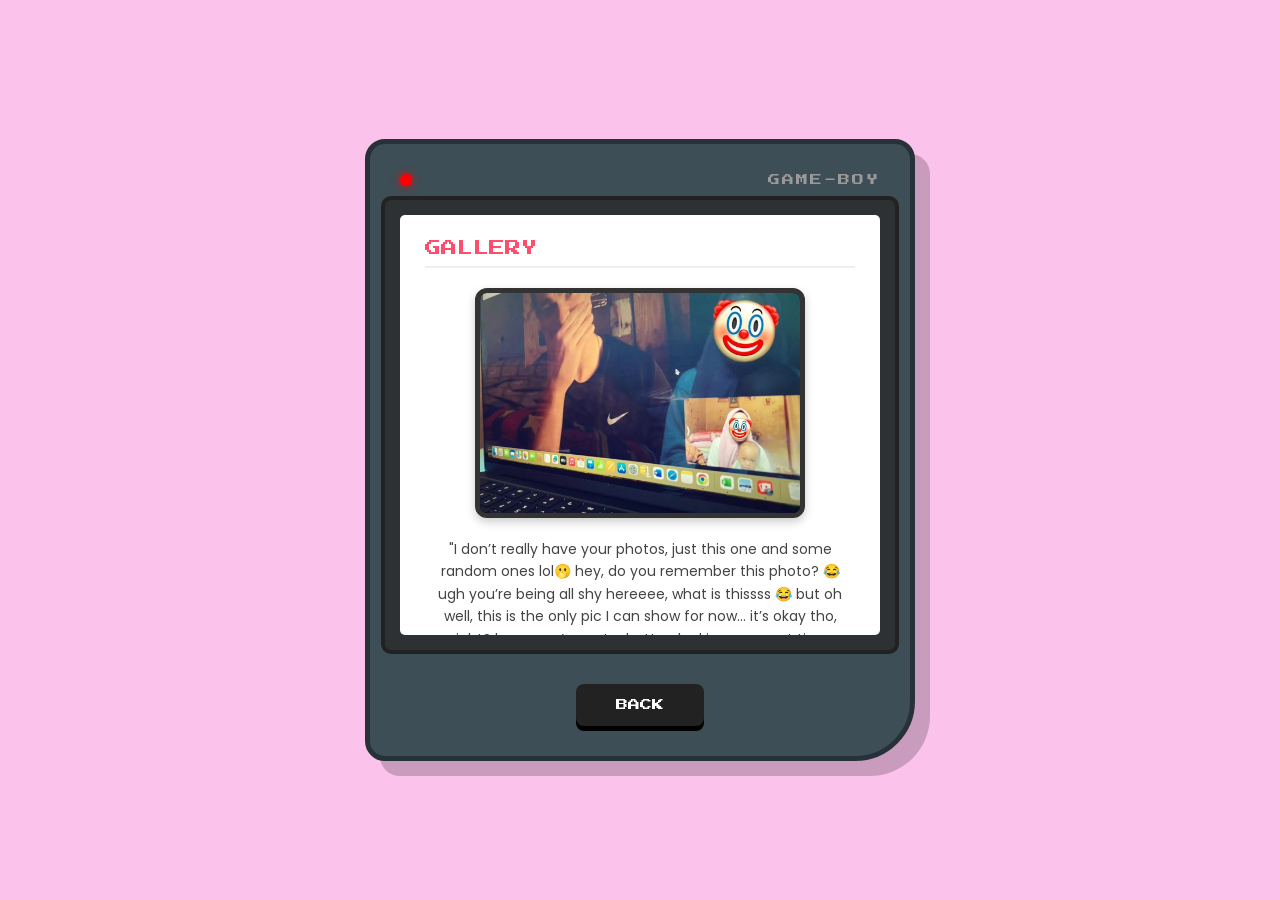
<file: gallery.html>
<!DOCTYPE html>
<html lang="en">
<head>
    <meta charset="UTF-8">
    <meta name="viewport" content="width=device-width, initial-scale=1.0, maximum-scale=1.0, user-scalable=no">
    <title>Gallery - Robbery</title>
    <link rel="stylesheet" href="style.css">
    <link href="https://fonts.googleapis.com/css2?family=Poppins:wght@400;600&family=Press+Start+2P&display=swap" rel="stylesheet">
    <style>
        body {
            margin: 0;
            padding: 0;
            display: flex;
            justify-content: center;
            align-items: center;
            min-height: 100vh;
            background-color: #fbc2eb;
        }

        /* CONTAINER LEBAR KONSISTEN */
        .gameboy-container {
            width: 95%;
            max-width: 550px; 
            background: #3d4e56;
            padding: 30px;
            border-radius: 20px 20px 60px 20px;
            box-shadow: 15px 15px 0px rgba(0,0,0,0.2);
        }

        .screen-container {
            background: #2d3133;
            padding: 15px;
            border-radius: 10px;
            border: 4px solid #222;
        }

        .message-screen {
            background: #ffffff;
            height: 420px; /* Tinggi disesuaikan */
            display: flex;
            flex-direction: column;
            align-items: center;
            padding: 25px;
            box-sizing: border-box;
            overflow-y: auto;
            border-radius: 5px;
        }

        /* MONITOR FOTO DIPERBESAR */
        .photo-monitor {
            width: 100%; /* Memenuhi lebar layar putih */
            max-width: 320px; 
            height: 220px; /* Lebih tinggi dan besar */
            background: #000;
            border-radius: 12px;
            overflow: hidden;
            display: flex;
            align-items: center;
            justify-content: center;
            margin-bottom: 20px;
            border: 5px solid #333;
            box-shadow: 0 4px 10px rgba(0,0,0,0.2);
            flex-shrink: 0;
        }

        .photo-monitor img {
            width: 100%;
            height: 100%;
            object-fit: cover; /* Foto tetap proporsional */
        }

        /* CAPTION BOX */
        .caption-box {
            font-family: 'Poppins', sans-serif;
            text-align: center;
            width: 100%;
        }

        .caption-title {
            font-size: 16px;
            font-weight: 600;
            color: #ff4d6d;
            margin-bottom: 10px;
            font-family: 'Press Start 2P', cursive;
            font-size: 12px;
        }

        .caption-text {
            font-size: 14px;
            line-height: 1.6;
            color: #444;
            margin: 0;
            padding: 0 10px;
        }

        /* Judul Halaman */
        .gallery-title {
            font-family: 'Press Start 2P';
            font-size: 16px;
            color: #ff4d6d;
            margin-bottom: 20px;
            border-bottom: 2px solid #eee;
            width: 100%;
            padding-bottom: 10px;
        }

        /* Scrollbar styling */
        .message-screen::-webkit-scrollbar {
            width: 6px;
        }
        .message-screen::-webkit-scrollbar-thumb {
            background: #ffb3ba;
            border-radius: 10px;
        }

        .back-btn-container {
            text-align: center;
            margin-top: 30px;
        }

        .btn-back {
            display: inline-block;
            padding: 15px 40px;
            font-size: 12px;
            font-family: 'Press Start 2P';
            background: #222;
            color: white;
            text-decoration: none;
            border-radius: 8px;
            box-shadow: 0 5px 0 #000;
        }
    </style>
</head>
<body>
    <div class="gameboy-container">
        <div class="gb-top">
            <div style="width: 12px; height: 12px; background: #ff0000; border-radius: 50%; box-shadow: 0 0 8px #ff0000; margin-right: 15px; display: inline-block;"></div>
            <span style="color: #999; font-family: 'Press Start 2P'; font-size: 12px; letter-spacing: 2px;">GAME-BOY</span>
        </div>

        <div class="screen-container">
            <div class="message-screen">
                <div class="gallery-title">GALLERY</div>
                
                <div class="photo-monitor">
                    <img src="rob.jpeg" alt="Memory">
                </div>

                <div class="caption-box">
                    <p class="caption-text">
                        "I don’t really have your photos, just this one and some random ones lol🫢 
                        hey, do you remember this photo? 😂
                        ugh you’re being all shy hereeee, what is thissss 😂
                        but oh well, this is the only pic I can show for now… it’s okay tho, right?
                        hope you’ve got a better-looking one next time hehehe... Cheers! 🍻"
                    </p>
                </div>
            </div>
        </div>

        <div class="back-btn-container">
            <a href="index.html" class="btn-back">BACK</a>
        </div>
    </div>
</body>
</html>
</file>
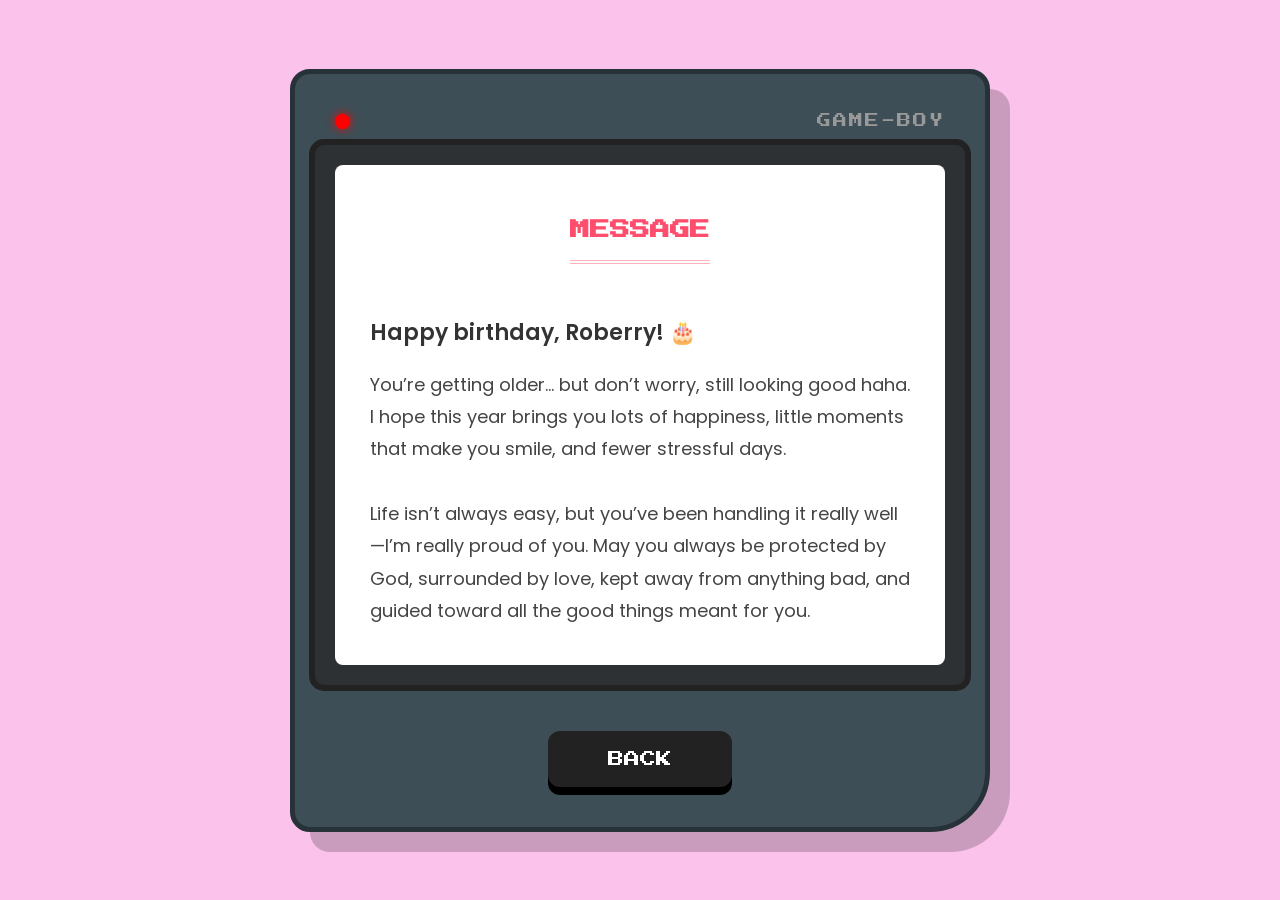
<file: message.html>
<!DOCTYPE html>
<html lang="en">
<head>
    <meta charset="UTF-8">
    <meta name="viewport" content="width=device-width, initial-scale=1.0, maximum-scale=1.0, user-scalable=no">
    <title>Message 💌</title>
    <link rel="stylesheet" href="style.css">
    <link href="https://fonts.googleapis.com/css2?family=Poppins:wght@400;600&family=Press+Start+2P&display=swap" rel="stylesheet">
    <style>
        body {
            margin: 0;
            padding: 0;
            display: flex;
            justify-content: center;
            align-items: center;
            min-height: 100vh;
            background-color: #fbc2eb;
        }

        /* CONTAINER DIBUAT JAUH LEBIH LEBAR & BESAR */
        .gameboy-container {
            width: 95% !important;
            max-width: 700px !important; /* Naikkan dari 550px ke 700px */
            background: #3d4e56 !important;
            padding: 40px !important;
            border-radius: 20px 20px 60px 20px !important;
            box-shadow: 20px 20px 0px rgba(0,0,0,0.2) !important;
        }

        .screen-container {
            background: #2d3133 !important;
            padding: 20px !important;
            border-radius: 15px !important;
            border: 6px solid #222 !important;
        }

        /* LAYAR PUTIH DIBUAT LEBIH TINGGI & LEGA */
        .message-screen {
            background: white !important;
            height: 500px !important; /* Naikkan dari 400px ke 500px */
            display: flex !important;
            flex-direction: column !important;
            justify-content: flex-start !important;
            overflow-y: auto !important;
            padding: 35px !important; /* Padding dalam diperbesar */
            border-radius: 8px !important;
            box-sizing: border-box !important;
        }

        .message-header h3 {
            font-family: 'Press Start 2P', cursive;
            font-size: 20px !important; /* Judul lebih besar */
            margin-bottom: 30px !important;
            color: #ff4d6d !important;
            text-align: center;
            border-bottom: 4px double #ffb3ba !important;
            padding-bottom: 20px !important;
        }

        .message-body {
            font-family: 'Poppins', sans-serif;
            text-align: left !important;
        }

        .message-body p:first-child {
            font-weight: 600;
            font-size: 22px !important; /* Nama jadi sangat jelas */
            margin-bottom: 20px !important;
            color: #333 !important;
        }

        .message-body p:last-child {
            font-size: 18px !important; /* Isi pesan jauh lebih besar (dari 15px ke 18px) */
            line-height: 1.8 !important;
            color: #444 !important;
        }

        /* Tombol BACK diperbesar agar seimbang */
        .back-btn-container {
            text-align: center;
            margin-top: 40px;
        }

        .btn-back {
            display: inline-block !important;
            padding: 20px 60px !important;
            font-size: 16px !important;
            font-family: 'Press Start 2P' !important;
            background: #222 !important;
            color: white !important;
            text-decoration: none !important;
            border-radius: 12px !important;
            box-shadow: 0 8px 0 #000 !important;
        }

        .btn-back:active {
            transform: translateY(4px) !important;
            box-shadow: 0 4px 0 #000 !important;
        }

        /* Scrollbar lebih tebal */
        .message-screen::-webkit-scrollbar {
            width: 10px;
        }
        .message-screen::-webkit-scrollbar-thumb {
            background: #ff4d6d;
            border-radius: 10px;
        }
    </style>
</head>
<body>
    <div class="gameboy-container">
        <div class="gb-top">
            <div style="width: 15px; height: 15px; background: #ff0000; border-radius: 50%; box-shadow: 0 0 10px #ff0000; margin-right: 15px; display: inline-block;"></div>
            <span style="color: #999; font-family: 'Press Start 2P'; font-size: 14px; letter-spacing: 2px;">GAME-BOY</span>
        </div>

        <div class="screen-container">
            <div class="message-screen">
                <div class="message-header"><h3>MESSAGE</h3></div>
                <div class="message-body">
                    <p>Happy birthday, Roberry! 🎂</p>
                    <p>
                        You’re getting older… but don’t worry, still looking good haha. 
                        I hope this year brings you lots of happiness, little moments that make you smile, and fewer stressful days. 
                        <br><br>
                        Life isn’t always easy, but you’ve been handling it really well—I’m really proud of you. 
                        May you always be protected by God, surrounded by love, kept away from anything bad, and guided toward all the good things meant for you. 
                        <br><br>
                        Don’t forget to get enough sleep, okay? I know you like staying up haha. And keep going to the gym too… gotta stay strong. 
                        Also… don’t forget about me, alright? 😄 slebewwww 
                        <br><br>
                        Btw sorry for all the yapping hahaha, hope you like it ✨.
                        <br><br>
                        <strong>Barakallah fii umrik 🎉</strong>
                    </p>
                </div>
            </div>
        </div>

        <div class="back-btn-container">
            <a href="index.html" class="btn-back">BACK</a>
        </div>
    </div>
</body>
</html>
</file>
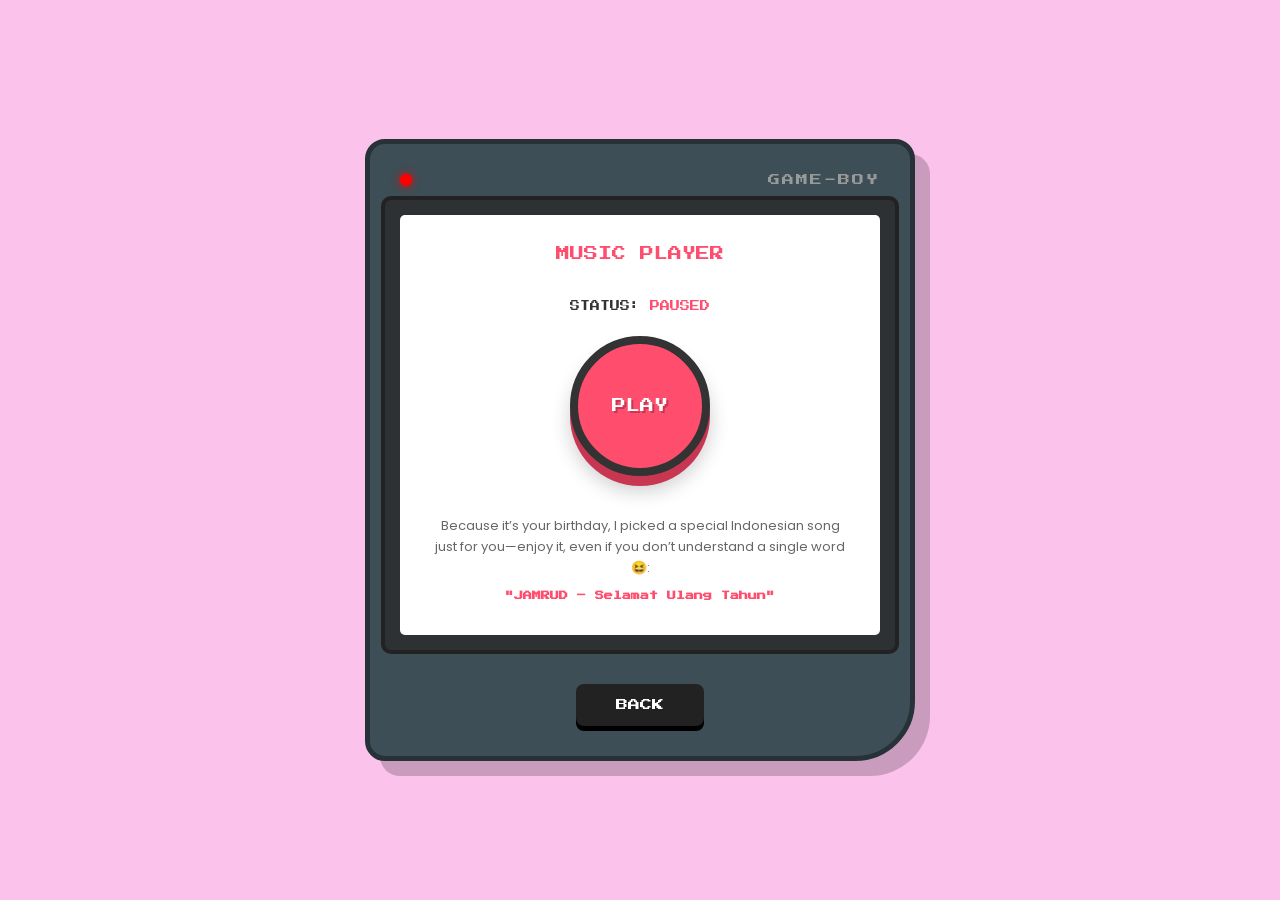
<file: music.html>
<!DOCTYPE html>
<html lang="en">
<head>
    <meta charset="UTF-8">
    <meta name="viewport" content="width=device-width, initial-scale=1.0, maximum-scale=1.0, user-scalable=no">
    <title>Music Player - Robbery</title>
    <link rel="stylesheet" href="style.css">
    <link href="https://fonts.googleapis.com/css2?family=Poppins:wght@400;600&family=Press+Start+2P&display=swap" rel="stylesheet">
    <style>
        body {
            margin: 0;
            padding: 0;
            display: flex;
            justify-content: center;
            align-items: center;
            min-height: 100vh;
            background-color: #fbc2eb;
        }

        /* CONTAINER LEBAR KONSISTEN */
        .gameboy-container {
            width: 95%;
            max-width: 550px; 
            background: #3d4e56;
            padding: 30px;
            border-radius: 20px 20px 60px 20px;
            box-shadow: 15px 15px 0px rgba(0,0,0,0.2);
        }

        .screen-container {
            background: #2d3133;
            padding: 15px;
            border-radius: 10px;
            border: 4px solid #222;
        }

        .message-screen {
            background: #ffffff;
            height: 420px;
            display: flex;
            flex-direction: column;
            align-items: center;
            justify-content: center; /* Tombol jadi center di tengah layar */
            padding: 25px;
            box-sizing: border-box;
            border-radius: 5px;
            text-align: center;
        }

        .music-title {
            font-family: 'Press Start 2P';
            font-size: 14px;
            color: #ff4d6d;
            margin-bottom: 30px;
            width: 100%;
        }

        .status-text {
            font-family: 'Press Start 2P';
            font-size: 10px;
            margin-bottom: 25px;
            color: #333;
        }

        /* TOMBOL MUSIC RAKSASA */
        .play-btn {
            width: 140px;
            height: 140px;
            background: #ff4d6d;
            border: 8px solid #333;
            border-radius: 50%;
            cursor: pointer;
            display: flex;
            justify-content: center;
            align-items: center;
            box-shadow: 0 10px 0 #c93652, 0 15px 20px rgba(0,0,0,0.2);
            transition: all 0.1s;
            position: relative;
            outline: none;
        }

        .play-btn:active {
            transform: translateY(6px);
            box-shadow: 0 4px 0 #c93652;
        }

        /* Ikon Play/Pause dalam tombol */
        .play-btn span {
            font-family: 'Press Start 2P';
            font-size: 14px;
            color: white;
            text-shadow: 2px 2px #c93652;
        }

        .music-desc {
            font-family: 'Poppins', sans-serif;
            font-size: 13px;
            margin-top: 40px;
            color: #666;
            line-height: 1.6;
            padding: 0 10px;
        }

        .song-name {
            color: #ff4d6d;
            font-weight: 600;
            display: block;
            margin-top: 10px;
            font-family: 'Press Start 2P';
            font-size: 9px;
        }

        .back-btn-container {
            text-align: center;
            margin-top: 30px;
        }

        .btn-back {
            display: inline-block;
            padding: 15px 40px;
            font-size: 12px;
            font-family: 'Press Start 2P';
            background: #222;
            color: white;
            text-decoration: none;
            border-radius: 8px;
            box-shadow: 0 5px 0 #000;
        }
    </style>
</head>
<body>
    <div class="gameboy-container">
        <div class="gb-top">
            <div style="width: 12px; height: 12px; background: #ff0000; border-radius: 50%; box-shadow: 0 0 8px #ff0000; margin-right: 15px; display: inline-block;"></div>
            <span style="color: #999; font-family: 'Press Start 2P'; font-size: 12px; letter-spacing: 2px;">GAME-BOY</span>
        </div>

        <div class="screen-container">
            <div class="message-screen">
                <div class="music-title">MUSIC PLAYER</div>
                
                <p class="status-text">STATUS: <span id="status" style="color:#ff4d6d">PAUSED</span></p>
                
                <button onclick="toggleMusic()" id="btnPlay" class="play-btn">
                    <span id="btnText">PLAY</span>
                </button>

                <audio id="myAudio" loop>
                    <source src="lagu.mp3" type="audio/mpeg">
                </audio>

                <div class="music-desc">
                    Because it’s your birthday, I picked a special Indonesian song just for you—enjoy it, even if you don’t understand a single word 😆:
                    <span class="song-name">"JAMRUD – Selamat Ulang Tahun"</span>
                </div>
            </div>
        </div>

        <div class="back-btn-container">
            <a href="index.html" class="btn-back">BACK</a>
        </div>
    </div>

    <script>
    function toggleMusic() {
        var audio = document.getElementById("myAudio");
        var status = document.getElementById("status");
        var btnText = document.getElementById("btnText");
        
        if (audio.paused) {
            audio.play();
            status.innerHTML = "PLAYING";
            status.style.color = "#4dff8a"; // Berubah hijau saat playing
            btnText.innerHTML = "PAUSE";
        } else {
            audio.pause();
            status.innerHTML = "PAUSED";
            status.style.color = "#ff4d6d";
            btnText.innerHTML = "PLAY";
        }
    }
    </script>
</body>
</html>
</file>
<file: style.css>
/* style.css - Tema Soft Dark & Elegant */
@import url('https://fonts.googleapis.com/css2?family=Poppins:wght@400;600&family=Press+Start+2P&display=swap');

body {
    background-color: #fce4ec; /* Latar belakang luar tetep soft pink biar kontras */
    display: flex;
    justify-content: center;
    align-items: center;
    height: 100vh;
    margin: 0;
    font-family: 'Poppins', sans-serif;
}

/* Update di style.css */
/* Update di style.css */

.gameboy-container {
    background: #37474f; 
    width: 380px; /* Ukuran pas untuk Laptop */
    padding: 25px;
    border-radius: 25px;
    border: 5px solid #263238;
    box-shadow: 0 15px 0 #263238, 0 20px 30px rgba(0,0,0,0.3);
    display: flex;
    flex-direction: column;
    align-items: center;
    position: relative;
    box-sizing: border-box;
}

/* KHUSUS UNTUK TAMPILAN HP */
@media (max-width: 480px) {
    .gameboy-container {
        width: 90vw; /* Pakai 90% lebar layar HP */
        padding: 15px;
        transform: scale(1); /* Biar gak kekecilan */
    }

    .message-screen {
        height: 320px; /* Di HP layarnya kita buat lebih tinggi biar enak scroll-nya */
    }

    .photo-monitor, #catVideo {
        width: 100%; /* Foto & Video otomatis penuh mengikuti layar HP */
    }
}

/* Biar tetap aman di HP, kita turunkan lagi skalanya khusus layar kecil */
@media (max-width: 480px) {
    .gameboy-container {
        width: 300px;
        transform: scale(0.9);
    }
}

/* Bagian Atas */
.gb-top {
    width: 100%;
    display: flex;
    justify-content: space-between;
    align-items: center;
    margin-bottom: 10px;
}

.power-light {
    width: 8px;
    height: 8px;
    background-color: #ff5252; /* Merah kalem */
    border-radius: 50%;
    box-shadow: 0 0 5px #ff5252;
}

.logo-text {
    font-family: 'Press Start 2P', cursive;
    font-size: 8px;
    color: #cfd8dc; /* Warna silver soft */
}

/* Layar Luar (Bingkai Hitam) */
.screen-container {
    background: #212121; 
    width: 100%;
    padding: 18px;
    border-radius: 8px;
    display: flex;
    justify-content: center;
    align-items: center;
}

/* Layar Dalam (Tetap Putih Bersih agar tulisan kebaca) */
.message-screen {
    background: #ffffff; /* Putih bersih biar nggak pusing bacanya */
    width: 100%;
    height: 280px;
    display: flex;
    flex-direction: column;
    align-items: center;
    padding: 12px;
    box-sizing: border-box;
    overflow-y: auto;
    border-radius: 4px;
}

/* Tombol Menu */
.menu-grid {
    display: grid;
    grid-template-columns: repeat(2, 1fr);
    gap: 12px;
    margin-top: 15px;
    width: 100%;
}

.menu-btn {
    font-family: 'Press Start 2P', cursive;
    font-size: 7px;
    text-align: center;
    padding: 10px;
    text-decoration: none;
    border-radius: 6px;
    color: white;
    transition: 0.2s;
}

/* Warna tombol yang lebih 'Muted' (tidak terlalu ngejreng) */
.btn-pink { background: #ec407a; box-shadow: 0 4px 0 #ad1457; }
.btn-blue { background: #42a5f5; box-shadow: 0 4px 0 #1565c0; }
.btn-purple { background: #ab47bc; box-shadow: 0 4px 0 #6a1b9a; }
.btn-green { background: #66bb6a; box-shadow: 0 4px 0 #2e7d32; }

/* Kontrol Fisik */
.gb-controls {
    display: flex;
    justify-content: space-between;
    align-items: center;
    width: 100%;
    margin-top: 20px;
}

.d-pad {
    width: 60px;
    height: 60px;
    background: #263238;
    border-radius: 8px;
    position: relative;
}

.action-btns {
    display: flex;
    gap: 12px;
}

.btn-b, .btn-a {
    width: 35px;
    height: 35px;
    background: #263238;
    border-radius: 50%;
    display: flex;
    justify-content: center;
    align-items: center;
    font-family: 'Press Start 2P', cursive;
    font-size: 9px;
    color: #ec407a; /* Teks A/B pakai pink soft */
    box-shadow: 0 4px 0 #1a1a1a;
}

/* Tombol Back */
.btn-back {
    font-family: 'Press Start 2P', cursive;
    font-size: 8px;
    background: #cfd8dc;
    color: #37474f;
    padding: 8px 15px;
    text-decoration: none;
    border-radius: 15px;
    box-shadow: 0 4px 0 #90a4ae;
}
</file>
